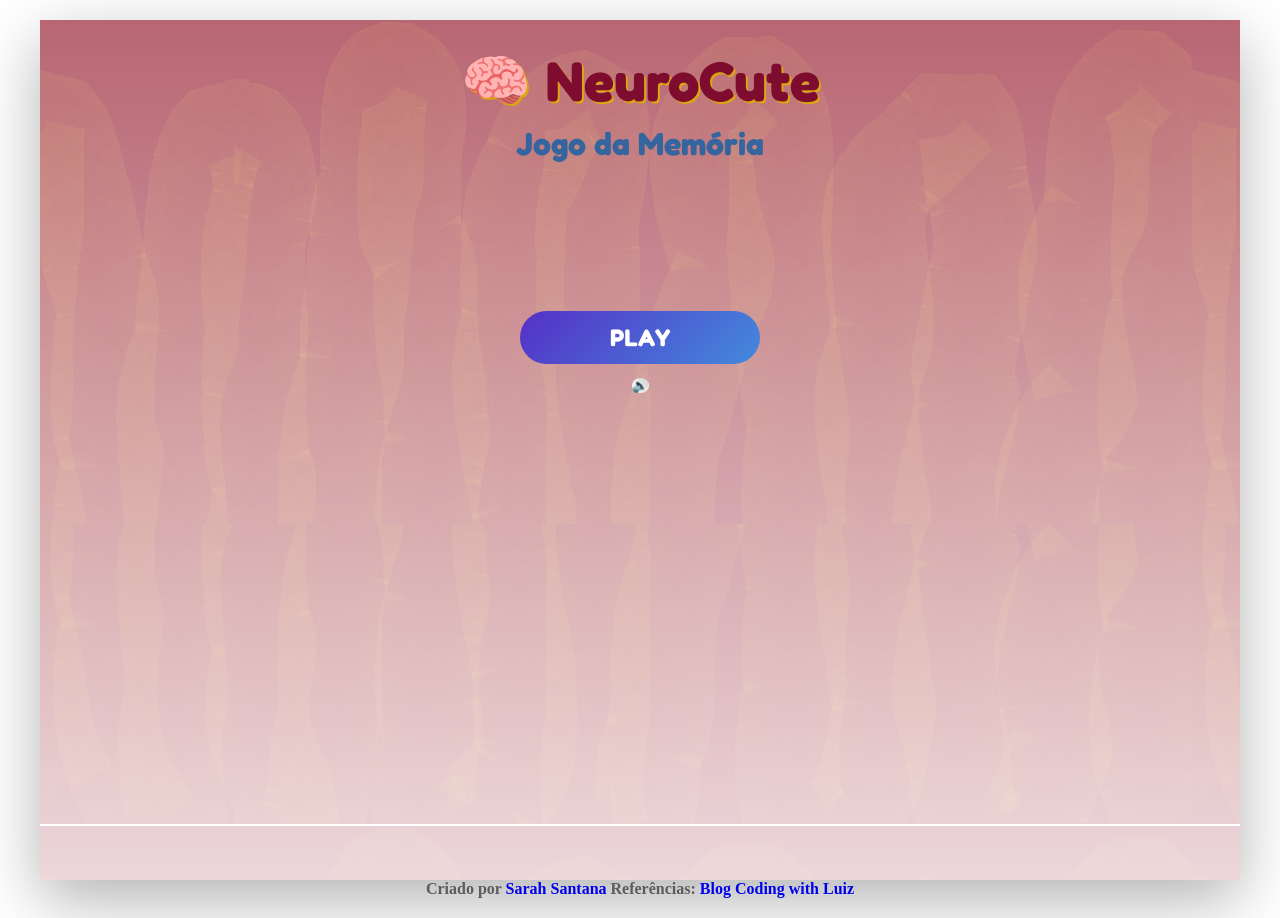
<file: index.html>
<!DOCTYPE html>
<html lang="en">
<head>
    <meta charset="UTF-8">
  <meta name="viewport" content="width=device-width, initial-scale=1.0, user-scalable=no" />
  <title>NeuroCute | Capa</title>
  <link rel="stylesheet" href="estilo.css">
  <link href="https://fonts.googleapis.com/css2?family=Fredoka:wght@500;600;700&family=Nunito:wght@400;600;700;800&display=swap" rel="stylesheet">
</head>

<body class="capa-page">
  <div class="game-wrapper">
    <div class="game-header">
        <h1><span>🧠</span>NeuroCute</h1>
        <h2>Jogo da Memória</h2>
        <div class="capa-actions">
            <a href="game.html" class="btn" id="PlayBTN" type="button">PLAY</a>
                  <button id="btnAudio" aria-label="Ativar/Desativar som">🔊</button>

        </div>
    </div>
  </div>
  <footer>
    <p>Criado por <a href="https://github.com/Sarinhafofa" class="link">Sarah Santana</a>
    Referências: <a href="https://github.com/codingwithluiz" class="link">Blog Coding with Luiz</a></p>
  </footer>
    <audio id="clickMouse" src="clickMouse.mp3" preload="auto"></audio>
    <script src="click-sound.js"></script>

</body>
</file>
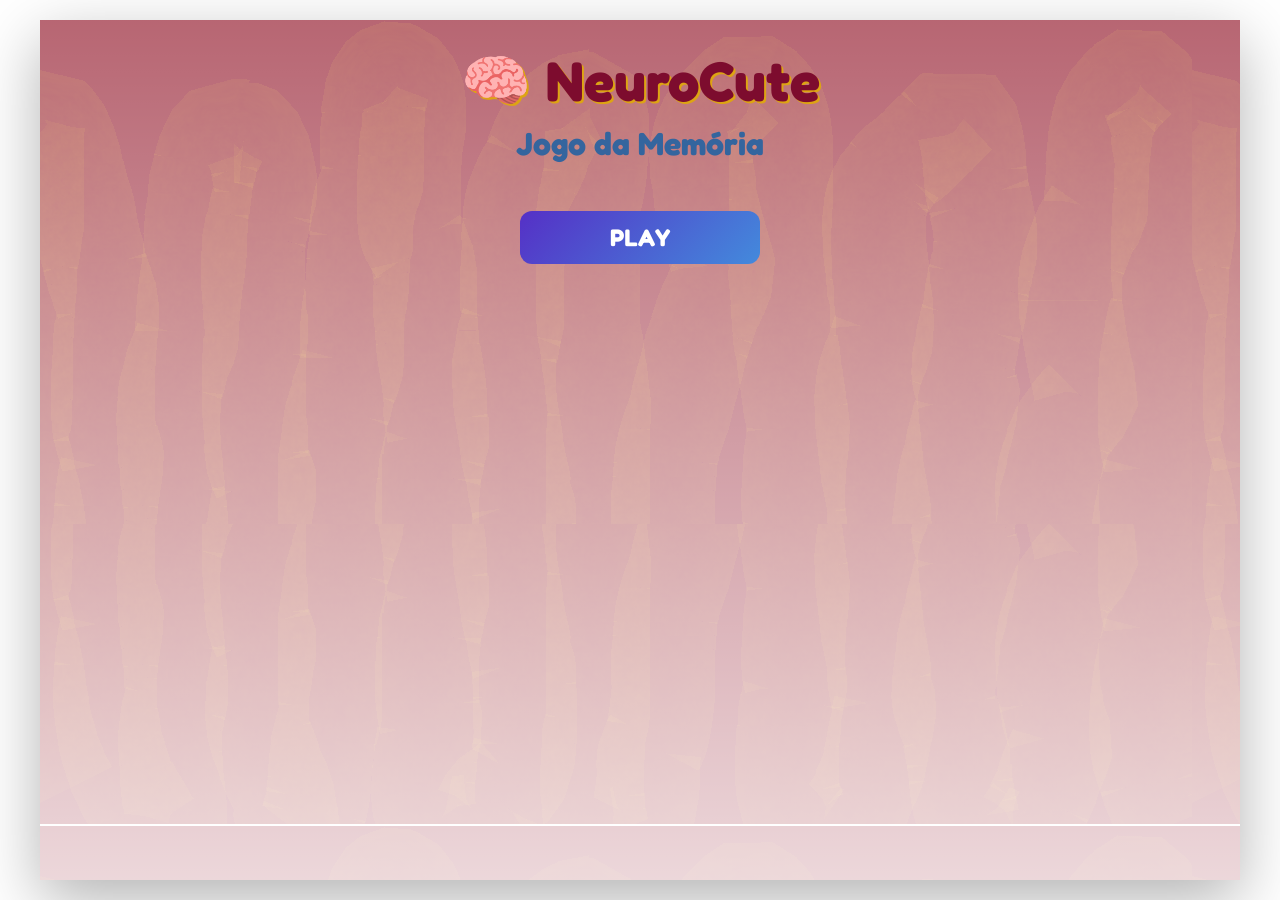
<file: capa.html>
<!DOCTYPE html>
<html lang="en">
<head>
    <meta charset="UTF-8">
  <meta name="viewport" content="width=device-width, initial-scale=1.0, user-scalable=no" />
  <title>NeuroCute</title>
  <link rel="stylesheet" href="estilo.css">
  <link href="https://fonts.googleapis.com/css2?family=Fredoka:wght@500;600;700&family=Nunito:wght@400;600;700;800&display=swap" rel="stylesheet">
</head>

<body class="capa-page">
  <div class="game-wrapper">
    <div class="game-header">
        <h1><span>🧠</span>NeuroCute</h1>
        <h2>Jogo da Memória</h2>
        <div class="capa-actions">
            <a href="index.html" class="btn">PLAY</a>
        </div>
    </div>
  </div>
  </body>
</file>
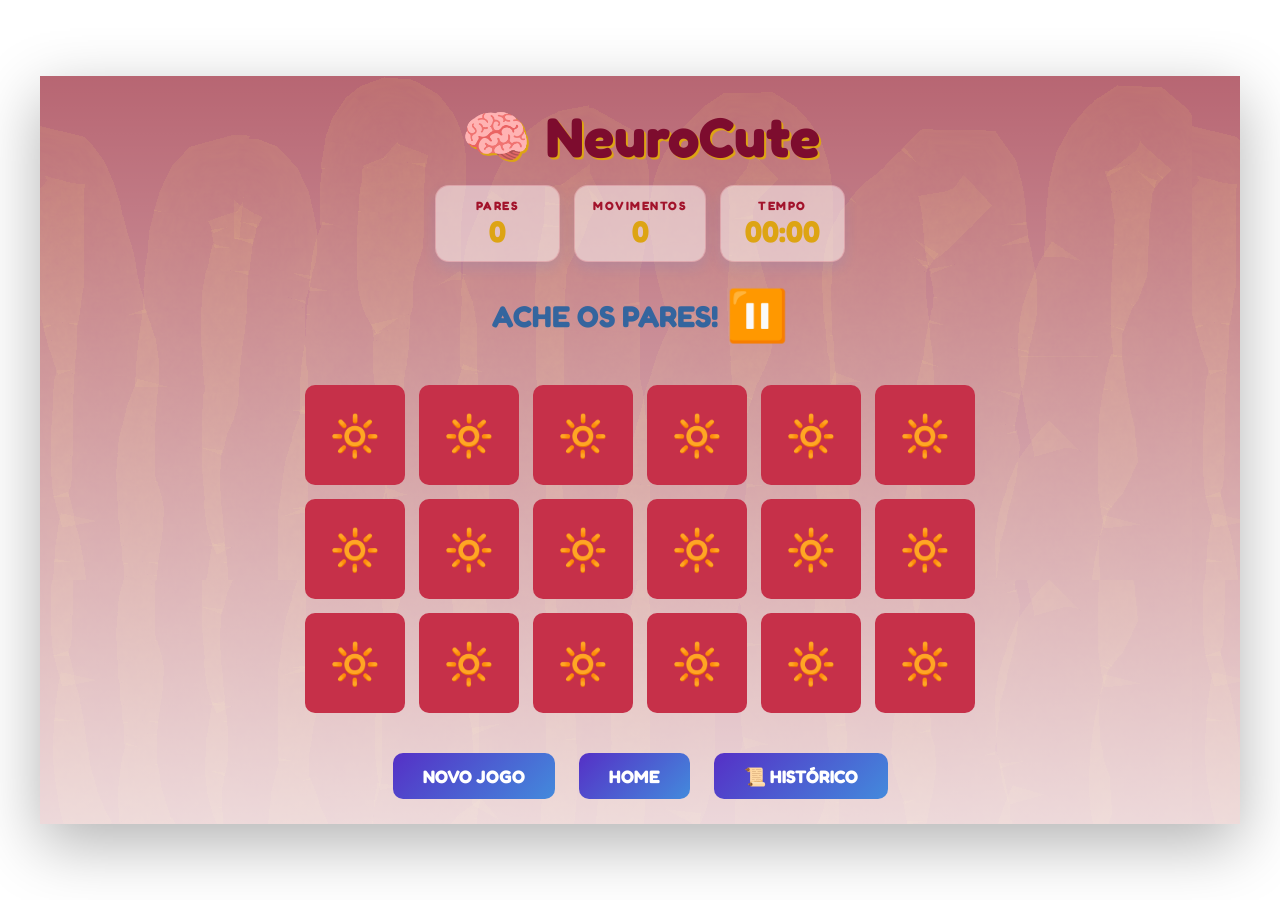
<file: game.html>
<!DOCTYPE html>
<html lang="pt-BR">
<head>
  <meta charset="UTF-8" />
  <meta name="viewport" content="width=device-width, initial-scale=1.0, user-scalable=no" />
  <title>Jogo da Memória | NeuroCute</title>
  <link rel="stylesheet" href="estilo.css">
  <link href="https://fonts.googleapis.com/css2?family=Fredoka:wght@500;600;700&family=Nunito:wght@400;600;700;800&display=swap" rel="stylesheet">

</head>
<body>
  <div class="game-wrapper">
    <div class="game-header">
      <h1><span>🧠</span>NeuroCute</h1>
      <div class="stats">
        <div class="stat-card"><div class="stat-label">pares</div><div class="stat-value" id="matches">0</div></div>
        <div class="stat-card"><div class="stat-label">movimentos</div><div class="stat-value" id="moves">0</div></div>
        <div class="stat-card"><div class="stat-label">tempo</div><div class="stat-value" id="time">00:00</div></div>
      </div>
    </div>

    <div class="message-area">
      <span id="message">Encontre os Pares</span>
      <button id="pause" aria-label="Pausar jogo">⏸️</button>
    </div>
    <div class="game-board" id="gameBoard"></div>
    

    <div class="controls">
      <button class="btn" id="resetBtn">NOVO JOGO</button>
      <a class="btn" href="index.html">HOME</a>
      <a href="historico.html" class="btn">📜 HISTÓRICO</a>
    </div>
  </div>
  <audio id="clickMouse" src="clickMouse.mp3" preload="auto"></audio>
  <script src="click-sound.js"></script>
  <script src="script.js"></script>
</body>
</html>
</file>
<file: estilo.css>
* {
  font-weight: bold;
  margin: 0;
  padding: 0;
  box-sizing: border-box;
  user-select: none;
}

/* ---- variáveis de cor ----   */
:root {
  --color-white: #ffffff;
  --color-title: #7d0c2e;
  --color-accent: #dda413;
  --color-label: #a2132b;
  --color-message: #34659e;
  --color-card-front: #c63049;
  --color-card-match: #fefdbd;
  --color-button-start: #5530c6;
  --color-button-end: #438adc;
  --color-success: #367e02;
  --color-overlay-start: rgba(255, 255, 255, 0.399);
  --color-overlay-end: rgba(255, 255, 255, 0.842);
  --color-card-border: rgba(198, 48, 73, 0.18);
  --color-card-background: rgba(255, 255, 255, 0.496);
  --color-card-shadow: rgba(55, 134, 244, 0.12);
  --color-shadow: rgba(0, 0, 0, 0.3);
  --color-button-shadow: rgba(0, 0, 0, 0.2);
}

body {
  min-height: 100vh;
  background-color: var(--color-white);
  font-family: "Fredoka", sans-serif;
  display: flex;
  flex-direction: column;
  justify-content: center;
  align-items: center;
  padding: 20px;
  position: relative;
  overflow-x: hidden;
}

/* ---- FOOTER ----*/
footer{
    color:rgb(92, 92, 92);
}

footer, .link {
  font-family: serif;
}

.game-wrapper {
  background-image: linear-gradient(var(--color-overlay-start), var(--color-overlay-end)), 
  url("FundoRed.png");

  padding: 25px;
  box-shadow: 0 20px 60px var(--color-shadow);
  max-width: 1200px;
  width: 100%;
  transition: transform 0.3s ease;
}

/* ---- HISTÓRICO, CAPA ----*/

.capa-page .game-wrapper,
.history-page .game-wrapper {
  display: flex;
  flex-direction: column;
  min-height: calc(100dvh - 40px);
}

h2 {color: var(--color-message); font-size: 2rem; margin-bottom: 20px;}

.capa-actions .btn {
  width: min(100%, 240px);
  margin: 0;
  padding: 12px 24px;
  font-size: 1.5rem;
  border-radius: 12px;
}

.capa-actions {
  display: flex;
  flex-direction: column;
  align-items: center;
  justify-content: center;
  gap: 14px;
  margin-top: 28px;
}

.capa-page .game-header {
  display: flex;
  flex: 1;
  flex-direction: column;
}

.history-page h1 {
  margin-bottom: 25px;
}

.history-page #scoreHistory {
  display: grid;
  gap: 14px;
  list-style: none;
  margin: 0 auto 25px;
  max-width: 850px;
  padding: 0;
}

.history-item {
  display: grid;
  grid-template-columns: minmax(130px, 1.3fr) repeat(3, 1fr);
  align-items: center;
  gap: 12px;
  padding: 14px 18px;
  border: 1px solid var(--color-card-border);
  border-radius: 14px;
  background: var(--color-card-background);
  box-shadow: 0 6px 14px var(--color-card-shadow);
}

.history-item h2 {
  color: var(--color-title);
  font-size: 18px;
}

.history-stat {
  display: grid;
  gap: 3px;
  text-align: center;
}

.history-stat span {
  color: var(--color-label);
  font-size: 11px;
  letter-spacing: 1px;
  text-transform: uppercase;
}

.history-stat strong {
  color: var(--color-accent);
  font-size: 22px;
}

.history-empty {
  padding: 30px;
  color: var(--color-message);
  text-align: center;
}

.history-actions {
  margin-top: auto;
  text-align: center;
}

.history-chart {
  width: min(100%, 520px);
  margin: 0 auto 25px;
  text-align: center;
}

.chart-container {
  position: relative;
  width: min(100%, 200px);
  aspect-ratio: 1;
  margin: 0 auto;
}

/* ---- @MEDIA HISTÓRICO ----*/
@media (max-width: 720px) {
  .history-page .game-wrapper {
    padding: 15px 10px;
  }

  .history-item {
    grid-template-columns: repeat(3, 1fr);
    gap: 8px;
    padding: 12px 8px;
  }

  .history-item h2 {
    grid-column: 1 / -1;
    text-align: center;
  }

  .history-stat span {
    font-size: 9px;
    letter-spacing: 0.5px;
  }

  .history-stat strong {
    font-size: 18px;
  }
}

/* ---- CABECALHO E ESTATISTICAS ---- */
.game-header {
  text-align: center;
  margin-bottom: 25px;
}

#message {
  display: inline-block;
}

h1 {
  font-family: "Fredoka", sans-serif;
  font-weight: bold;

  font-size: 3.5em;
  color: var(--color-title);
  text-shadow: 2px 2px 0 var(--color-accent);
  margin-bottom: 10px;
  display: flex;
  align-items: center;
  justify-content: center;
  gap: 15px;
}

.stats {
  position: relative;
  display: flex;
  justify-content: center;
  gap: 14px;
  width: 100%;
  margin: 15px 0;
  flex-wrap: wrap;
}

/* ---- Tempo, Movimentos, Pares ---- */
.stat-card {
  min-width: 125px;
  padding: 12px 18px;
  border: 1px solid var(--color-card-border);
  border-radius: 14px;
  background: var(--color-card-background);
  box-shadow: 0 6px 14px var(--color-card-shadow);
  text-align: center;
}
.stat-label {
  font-size: 12px;
  color: var(--color-label);
  letter-spacing: 1.5px;
  text-transform: uppercase;
}
.stat-value {
  display: block;
  width: 100%;
  margin-top: 4px;
  font-family: "Fredoka", sans-serif;
  font-size: 30px;
  font-weight: bold;
  color: var(--color-accent);
}

#moves,
#time,
#matches {
  margin-top: 0;
  padding: 0;
  border-radius: 0;
  background: transparent;
}

/* --- PAUSE --- */
#pause {
  background: transparent;
  padding: 0;
  font-size: 50px;
}

#pause:hover{
  cursor: pointer;
  transform: scale(1.1);
  transition: transform 0.3s ease;
}
/* ---- MENSAGEM E TABULEIRO ---- */
.message-area {
  display: flex;
  align-items: center;
  justify-content: center;
  gap: 8px;
  text-align: center;
  margin: 15px 0;
  font-size: 30px;
  font-weight: bold;
  color: var(--color-message);
  min-height: 50px;
}

.game-board {
  display: grid;
  grid-template-columns: repeat(6, 1fr);
  grid-template-rows: repeat(3, auto);
  gap: 20px;
  margin: 20px 0;
  padding: 20px;
}

/* ---- CARTAS ---- */
.card {
  width: 100px;
  height: 100px;
  perspective: 1000px;
  cursor: pointer;
}
.card:hover {
  transform: scale(1.05);
  transition: transform 0.3s ease;
}

.card-inner {
  position: relative;
  width: 100%;
  height: 100%;
  transform-style: preserve-3d;
  transition: transform 0.6s;
}

.card.flipped .card-inner,
.card.matched .card-inner {
  transform: rotateY(180deg);
}

.card-front,
.card-back {
  position: absolute;
  inset: 0;
  display: flex;
  align-items: center;
  justify-content: center;
  border-radius: 10px;
  backface-visibility: hidden;
  -webkit-backface-visibility: hidden;
  font-size: 2.5rem;
}

.card-front {
  background-color: var(--color-card-front);
}

.card-back {
  background: var(--color-white);
  transform: rotateY(180deg);
}

.card.matched .card-back {
  background: var(--color-card-match);
}

/* ---- CONTROLES ---- */
.btn {
  background: linear-gradient(135deg, var(--color-button-start), var(--color-button-end));
  color: var(--color-white);
  border: none;
  padding: 12px 30px;
  font-size: 18px;
  border-radius: 10px;
  cursor: pointer;
  font-weight: bold;
  font-family: "Fredoka", sans-serif;
  transition: transform 0.2s, box-shadow 0.2s;
  margin: 0 10px;
}
.btn:hover {
  transform: scale(1.1) translateY(-2px);
  box-shadow: 0 5px 15px var(--color-button-shadow);
}

.btn:active { transform: translateY(0); }

button {
  border: none;
  border-radius: 50%;
  transition: transform 0.3s ease;
}

#PlayBTN {
  margin-top: 100px;
  border-radius: 100px;
}
.controls { text-align: center; margin-top: 20px; }

a {
  text-decoration: none;
}

/* ---- RESPONSIVIDADE ---- */

@media (orientation:landscape) and (max-width: 720px) {
body {
    padding: 2px;
  }
  .game-board {
    grid-template-columns: repeat(6, 58px);
    grid-template-rows: repeat(2, 45px);
    gap: 4px;
    margin: 8px 0;
    padding: 6px;
    justify-content: center;
  }

  .card {
    width: 45px;
    height: 45px;
  }

  .card-front,
  .card-back {
    font-size: 1rem;
  }

  h1 {
    font-size: 2em;
  }

  .message-area {
    min-height: 10px;
    font-size: 15px;
  }

  #pause {
    font-size: 18px;
  }

  .stat-card {
    min-width: 5px;
    padding: 5px 7px;
    border-radius: 9px;
  }
  .stat-label {
    font-size: 10px;
    letter-spacing: 0.5px;
  }
  .stat-value {
    margin-top: 2px;
    font-size: 10px;
  }

  .controls {
    display: grid;
    grid-template-columns: repeat(3, minmax(0, 1fr));
    gap: 6px;
  }

  .btn {
    justify-self: center;
    width: 50%;
    min-width: 0;
    margin: 0;
    padding: 6px 4px;
    font-size: 8px;
    font-weight: normal;
    white-space: nowrap;
  }
}


@media (orientation:portrait) and (max-width: 720px) {
  body {
    padding: 10px;
  }
  .game-board {
    grid-template-columns: repeat(4, 58px);
    grid-template-rows: repeat(3, 58px);
    gap: 6px;
    row-gap: 30px;
    margin: 50px 0;
    padding: 20px;
    justify-content: center;
  }

  .card {
    width: 58px;
    height: 58px;
  }

  .card-front,
  .card-back {
    font-size: 1.5rem;
  }

  h1 {
    font-size: 2em;
  }

  .message-area {
    margin: 4px 0;
    min-height: 28px;
    font-size: 15px;
  }

  #pause {
    font-size: 22px;
  }

  .stat-card {
    min-width: 72px;
    padding: 5px 7px;
    border-radius: 9px;
  }
  .stat-label {
    font-size: 10px;
    letter-spacing: 1px;
  }
  .stat-value {
    margin-top: 4px;
    font-size: 13px;
  }

  .controls {
    display: grid;
    grid-template-columns: repeat(3, minmax(0, 1fr));
    gap: 4px;
    margin-top: 12px;
  }

  .btn {
    width: 100%;
    min-width: 0;
    margin: 0;
    padding: 6px 4px;
    font-size: 9px;
    font-weight: normal;
    white-space: nowrap;
  }

}

@media (min-width: 721px) and (max-width: 1199px) and (orientation: portrait) {
  .game-board {
    grid-template-columns: repeat(6, 70px);
    grid-template-rows: repeat(3, 70px);
    gap: 8px;
    justify-content: center;
  }

  .card {
    width: 70px;
    height: 70px;
  }

  .card-front,
  .card-back {
    font-size: 1.5rem;
  }
}

@media (min-width: 721px) and (max-width: 1199px) and (orientation: landscape) {
  .game-board {
    grid-template-columns: repeat(6, 80px);
    grid-template-rows: repeat(3, 80px);
    gap: 10px;
    justify-content: center;
  }

  .card {
    width: 80px;
    height: 80px;
  }

  .card-front,
  .card-back {
    font-size: 1.8rem;
  }
}

@media (min-width: 1200px) and (orientation: portrait) {
  .game-board {
    grid-template-columns: repeat(6, 80px);
    grid-template-rows: repeat(3, 80px);
    gap: 10px;
    justify-content: center;
  }

  .card {
    width: 80px;
    height: 80px;
  }

  .card-front,
  .card-back {
    font-size: 1.8rem;
  }
}

@media (min-width: 1200px) and (orientation: landscape) {
  .game-board {
    grid-template-columns: repeat(6, 100px);
    grid-template-rows: repeat(3, 100px);
    gap: 14px;
    justify-content: center;
  }

  .card {
    width: 100px;
    height: 100px;
  }

  .card-front,
  .card-back {
    font-size: 2.5rem;
  }
}
</file>
